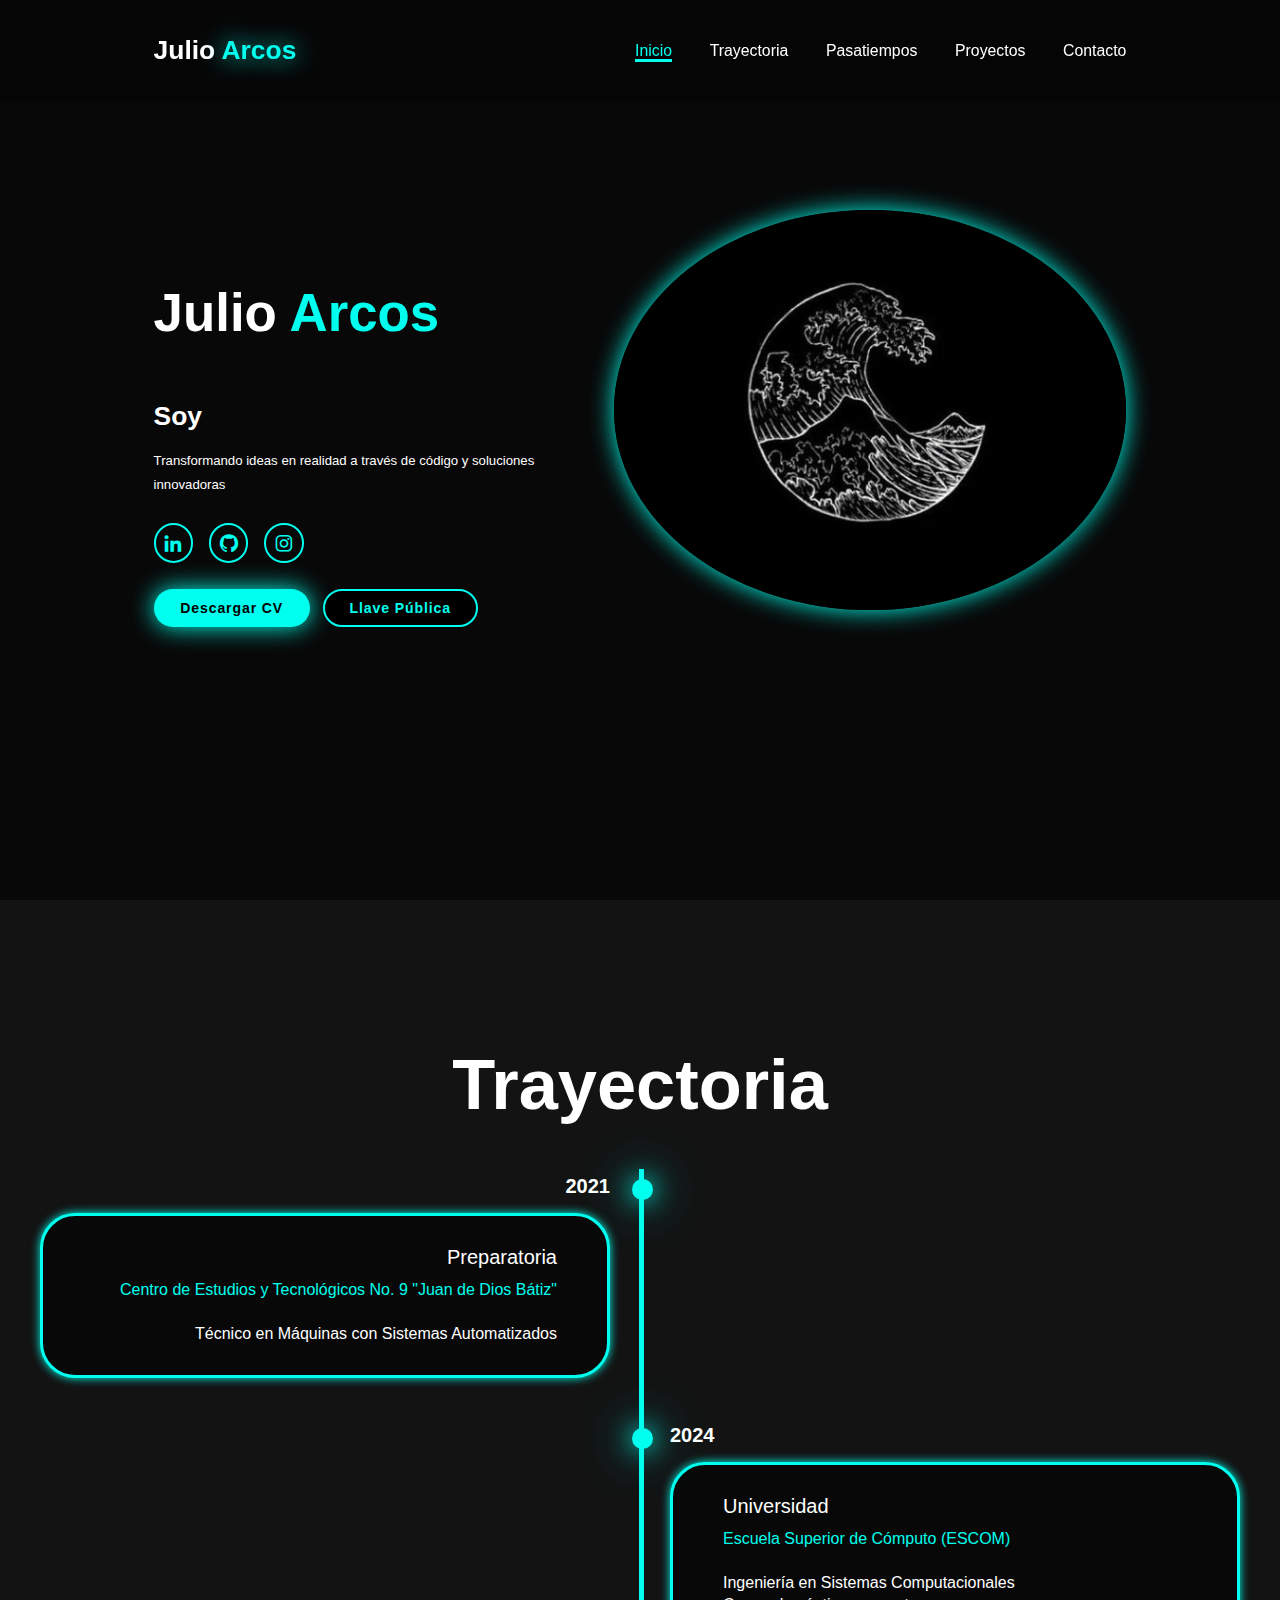
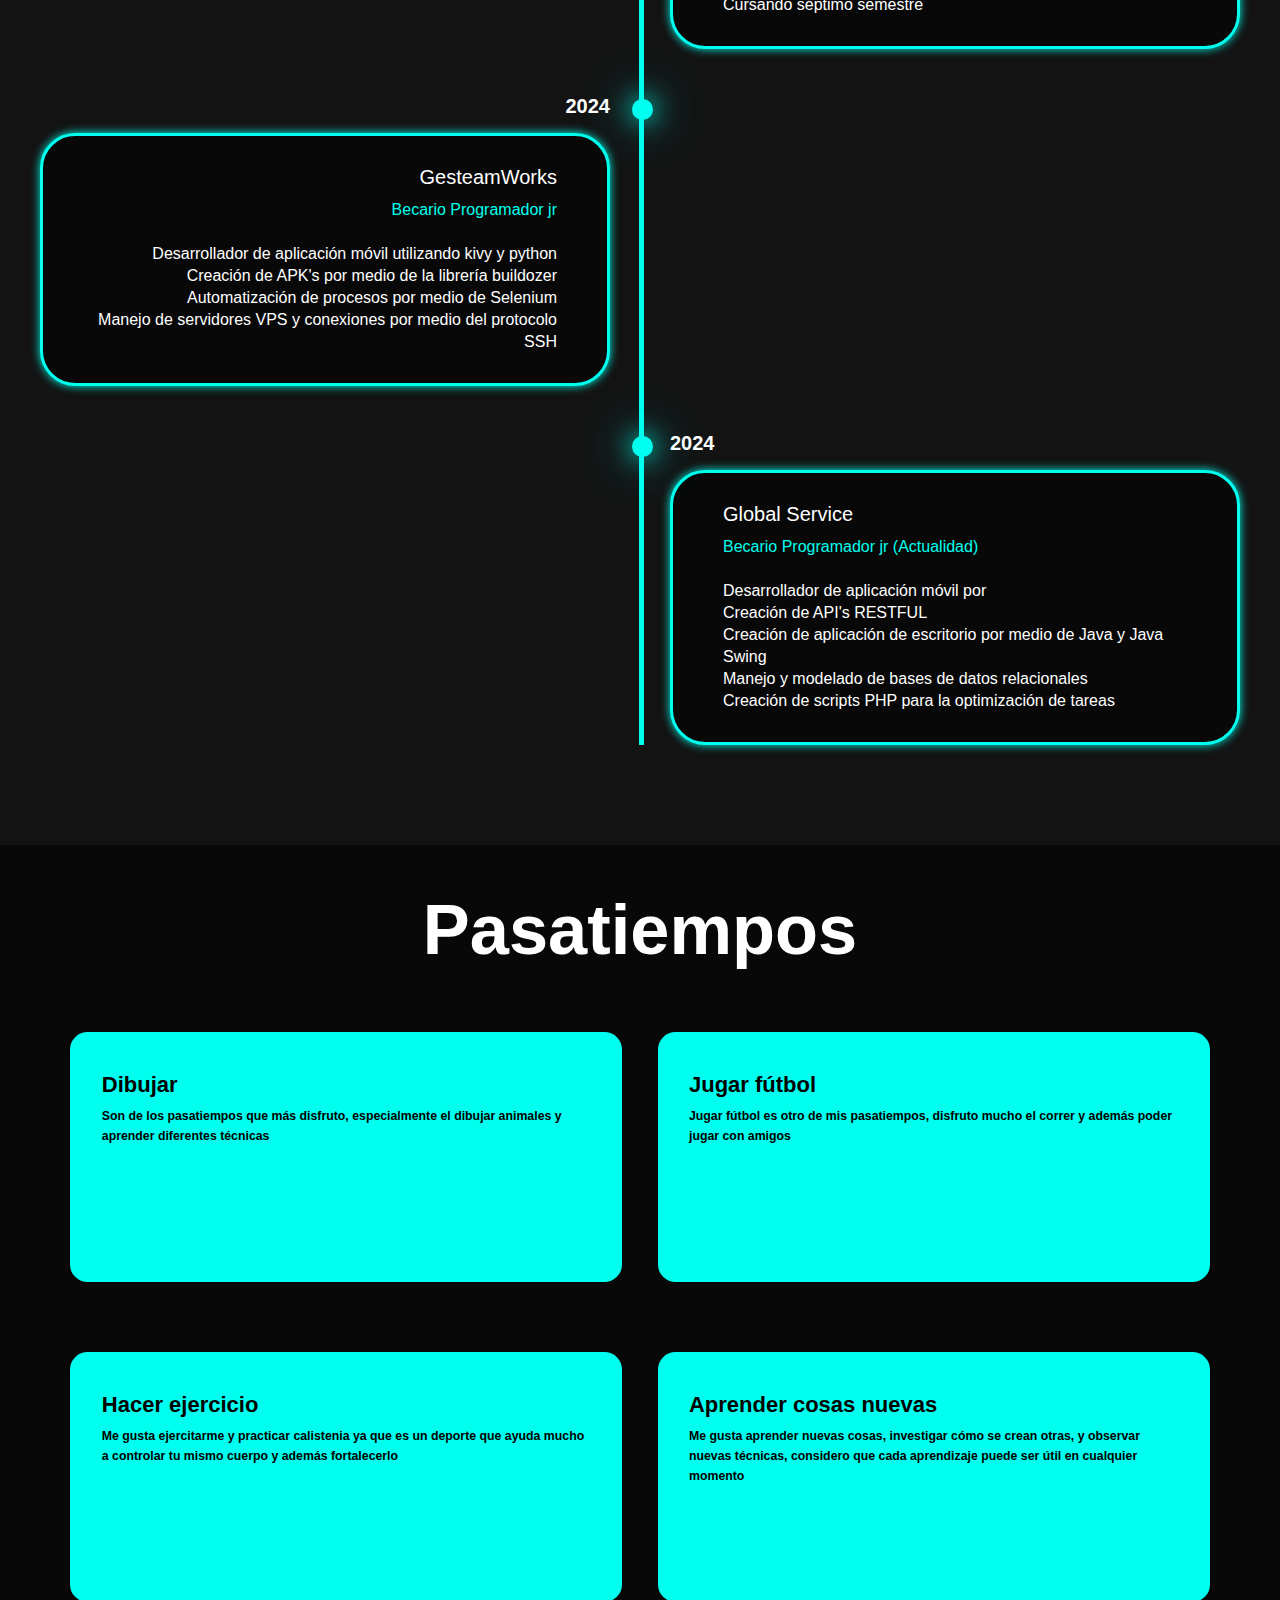
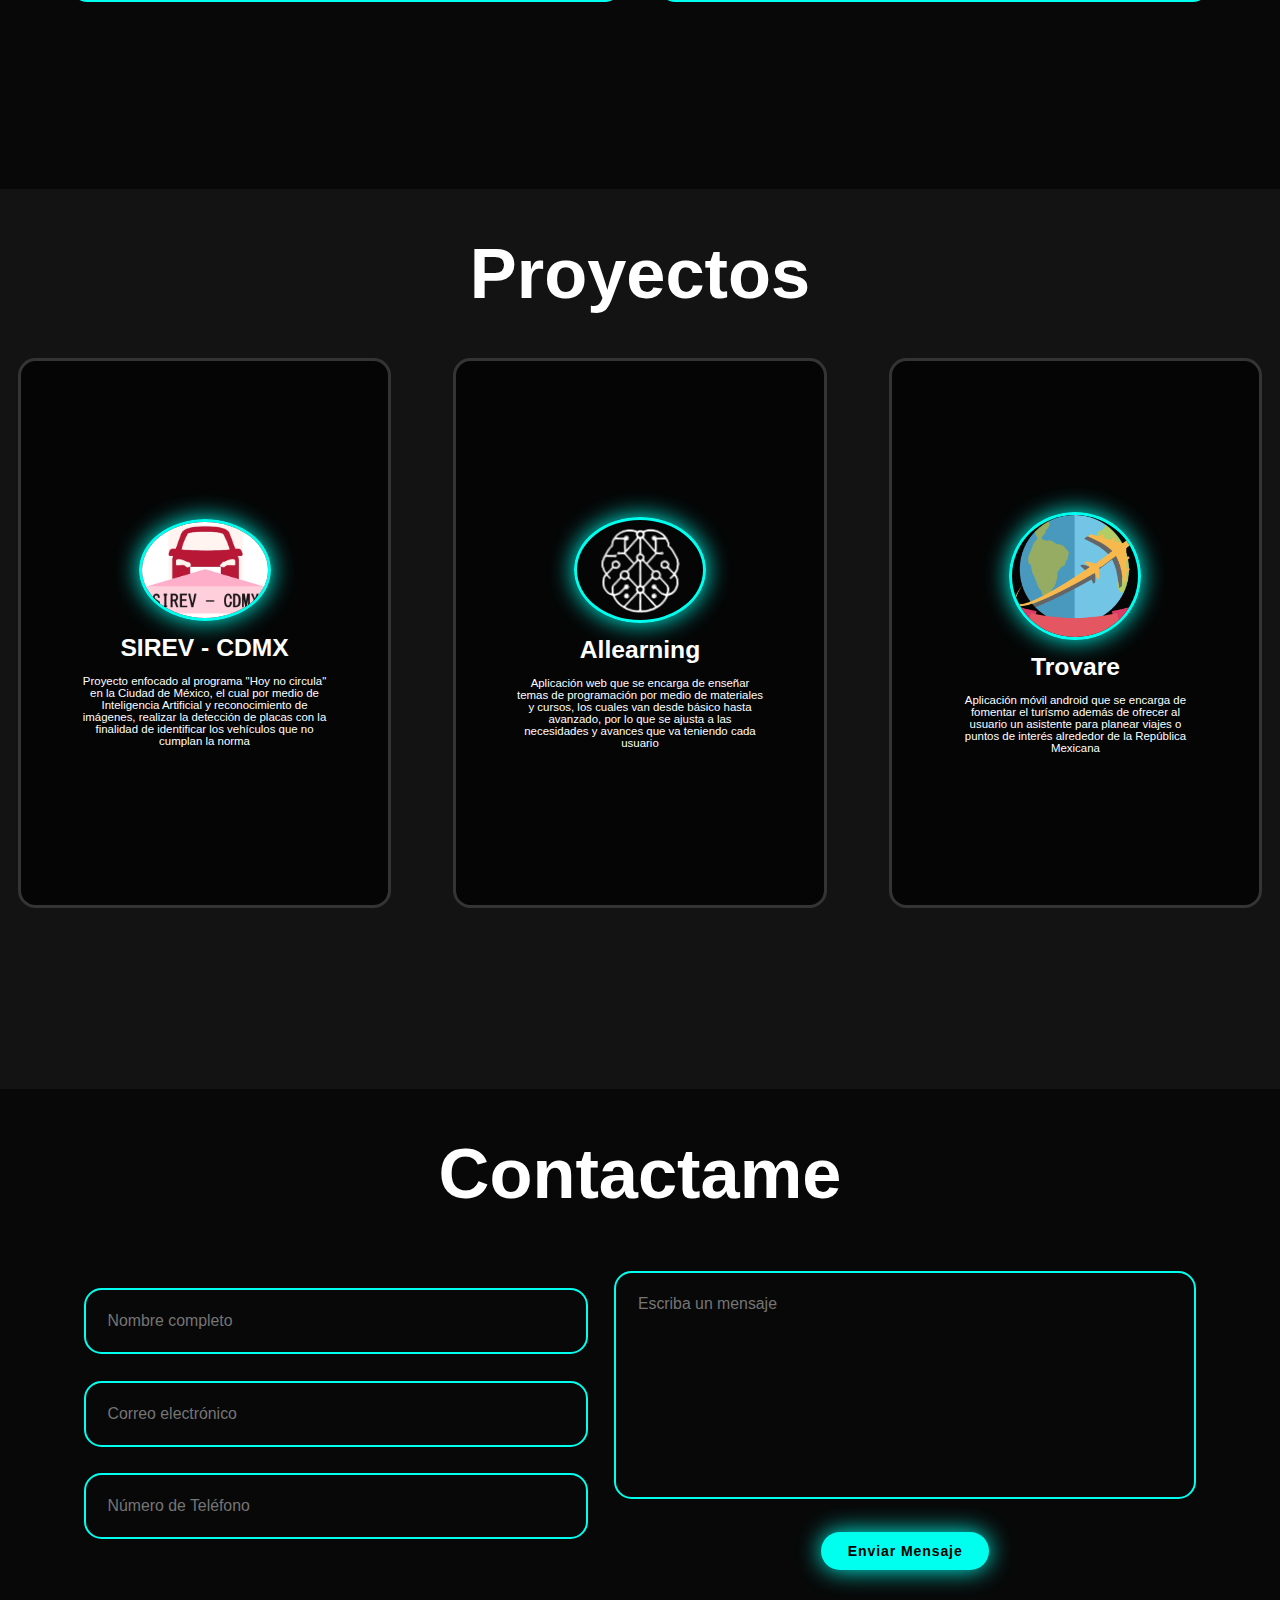
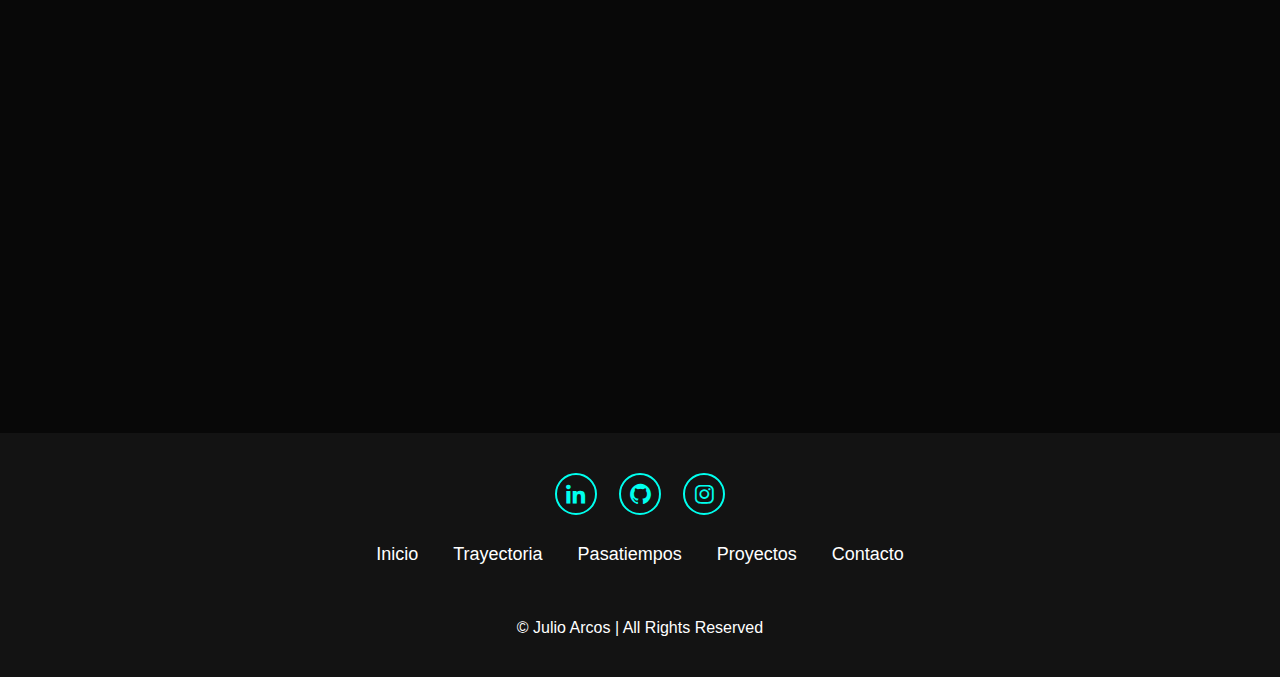
<file: public/index.html>
<!DOCTYPE html>
<html lang="en">
  <head>
    <meta charset="UTF-8" />
    <meta name="viewport" content="width=device-width, initial-scale=1.0" />
    <title>Personal Web</title>
    <link rel="stylesheet" href="/public/css/style.css" />
    <link
      href="https://unpkg.com/boxicons@2.1.4/css/boxicons.min.css"
      rel="stylesheet"
    />
  </head>
  <body>
    <header class="header">
      <a href="#home" class="logo">Julio <span>Arcos</span></a>

      <i class="bx bx-menu" id="menu-icon"></i>

      <nav class="navbar">
        <a href="#home" class="active">Inicio</a>
        <a href="#education">Trayectoria</a>
        <a href="#services">Pasatiempos</a>
        <a href="#testimonials">Proyectos</a>
        <a href="#contact">Contacto</a>
      </nav>
    </header>

    <section class="home" id="home">
      <div class="home-content">
        <h1>Julio <span>Arcos</span></h1>
        <h3 class="text-animation">Soy <span></span></h3>
        <p>
          Transformando ideas en realidad a través de código y soluciones innovadoras
        </p>

        <div class="social-icons">
          <a href="#"><i class="bx bxl-linkedin"></i></a>

          <a href="#"><i class="bx bxl-github"></i></a>

          <a href="#"><i class="bx bxl-instagram"></i></a>
        </div>

        <div class="btn-group">
          <a href="#" class="btn">Descargar CV</a>
          <a href="#" class="btn">Llave Pública</a>
        </div>
      </div>

      <div class="home-img">
        <img src="/public/images/logo_4.jpg" alt="" />
      </div>
    </section>

    <section class="education" id="education">
      <h2 class="heading">Trayectoria</h2>

      <div class="timeline-items">
        <div class="timeline-item">
          <div class="timeline-dot"></div>
          <div class="timeline-date">2021</div>
          <div class="timeline-content">
            <h3>Preparatoria</h3>
            <p>
              <span><b>Centro de Estudios y Tecnológicos No. 9 "Juan de Dios Bátiz"</b></span><br/><br/>
              Técnico en Máquinas con Sistemas Automatizados
            </p>
          </div>
        </div>

        <div class="timeline-item">
          <div class="timeline-dot"></div>
          <div class="timeline-date">2024</div>
          <div class="timeline-content">
            <h3>Universidad</h3>
            <p>
              <span><b>Escuela Superior de Cómputo (ESCOM)</b></span><br/><br/>
              Ingeniería en Sistemas Computacionales<br/>
              Cursando séptimo semestre
            </p>
          </div>
        </div>

        <div class="timeline-item">
          <div class="timeline-dot"></div>
          <div class="timeline-date">2024</div>
          <div class="timeline-content">
            <h3>GesteamWorks</h3>
            <p>
              <span><b>Becario Programador jr</b></span><br/><br/>
                Desarrollador de aplicación móvil utilizando kivy y python<br/>
                Creación de APK's por medio de la librería buildozer<br/>
                Automatización de procesos por medio de Selenium<br/>
                Manejo de servidores VPS y conexiones por medio del protocolo SSH<br/>
            </p>
          </div>
        </div>

        <div class="timeline-item">
          <div class="timeline-dot"></div>
          <div class="timeline-date">2024</div>
          <div class="timeline-content">
            <h3>Global Service</h3>
            <p>
              <span><b>Becario Programador jr (Actualidad)</b></span><br/><br/>
                Desarrollador de aplicación móvil por <br/>
                Creación de API's RESTFUL<br/>
                Creación de aplicación de escritorio por medio de Java y Java Swing<br/>
                Manejo y modelado de bases de datos relacionales<br/>
                Creación de scripts PHP para la optimización de tareas
            </p>
          </div>
        </div>

      </div>
    </section>

    <section class="services" id="services">
        <h2 class="heading">Pasatiempos</h2>

        <div class="services-container">

            <div class="service-box">
                <div class="service-info">
                    <h4>Dibujar</h4>
                    <p>Son de los pasatiempos que más disfruto, especialmente el dibujar animales y aprender diferentes técnicas</p>
                </div>
            </div>

            <div class="service-box">
                <div class="service-info">
                    <h4>Jugar fútbol</h4>
                    <p>Jugar fútbol es otro de mis pasatiempos, disfruto mucho el correr y además poder jugar con amigos</p>
                </div>
            </div>

            <div class="service-box">
                <div class="service-info">
                    <h4>Hacer ejercicio</h4>
                    <p>Me gusta ejercitarme y practicar calistenia ya que es un deporte que ayuda mucho a controlar tu mismo cuerpo y además fortalecerlo</p>
                </div>
            </div>

            <div class="service-box">
                <div class="service-info">
                    <h4>Aprender cosas nuevas</h4>
                    <p>Me gusta aprender nuevas cosas, investigar cómo se crean otras, y observar nuevas técnicas, considero que cada aprendizaje puede ser útil en cualquier momento</p>
                </div>
            </div>

        </div>
    </section>

    <section class="testimonials" id="testimonials">
        <div class="testimonials-box">
            <h2 class="heading">Proyectos</h2>

            <div class="wrapper">

                <div class="testimonial-item">
                    <img src="/public/images/sirev.jpeg" alt="">
                    <h2>SIREV - CDMX</h2>
                  
                    <p>Proyecto enfocado al programa "Hoy no circula" en la Ciudad de México, el cual por medio de Inteligencia Artificial y reconocimiento de imágenes, realizar la detección de placas con la finalidad de identificar los vehículos que no cumplan la norma</p>
                </div>

                <div class="testimonial-item">
                    <img src="/public/images/allearning.png" alt="">
                    <h2>Allearning</h2>
            
                    <p>Aplicación web que se encarga de enseñar temas de programación por medio de materiales y cursos, los cuales van desde básico hasta avanzado, por lo que se ajusta a las necesidades y avances que va teniendo cada usuario</p>
                </div>

                <div class="testimonial-item">
                    <img src="/public/images/trovare.png" alt="">
                    <h2>Trovare</h2>
                    
                    <p>Aplicación móvil android que se encarga de fomentar el turísmo además de ofrecer al usuario un asistente para planear viajes o puntos de interés alrededor de la República Mexicana</p>
                </div>
                
            </div>

        </div>
    </section>

    <section class="contact" id="contact">
      <h2 class="heading">Contactame</h2>

      <form action="">
        <div class="input-group">

          <div class="input-box">
            <input type="text" placeholder="Nombre completo">
            <input type="email" placeholder="Correo electrónico">
          </div>

          <div class="input-box">
            <input type="text" placeholder="Número de Teléfono">
          </div>
        </div>

        <div class="input-group-2">
          <textarea name="" id="" cols="38" rows="10" placeholder="Escriba un mensaje"></textarea>
          <input type="submit" value="Enviar Mensaje" class="btn">
        </div>
      </form>
    </section>

    <footer class="footer">

      <div class="social">
        <a href="#"><i class="bx bxl-linkedin"></i></a>
          
          <a href="#"><i class="bx bxl-github"></i></a>

          <a href="#"><i class="bx bxl-instagram"></i></a>
      </div>

      <ul class="list">

        <li>
          <a href="#home">Inicio</a>
        </li>

        <li>
          <a href="#education">Trayectoria</a>
        </li>

        <li>
          <a href="#services">Pasatiempos</a>
        </li>

        
        <li>
          <a href="#testimonials">Proyectos</a>
        </li>

        
        <li>
          <a href="#contact">Contacto</a>
        </li>
      </ul>

      <p class="copyright">
        © Julio Arcos | All Rights Reserved 
      </p>

    </footer>

    <script src="/public/js/script.js"></script>
  </body>
</html>
</file>
<file: public/css/style.css>
*{
    margin: 0;
    padding: 0;
    box-sizing: border-box;
    text-decoration: none;
    border: none;
    outline: none;
    scroll-behavior: smooth;
    font-family: "Poppins",
    sans-serif;
}

:root{
    --bg-color: #080808;
    --second-bg-color: #131313;
    --text-color: white;
    --main-color: #00ffee;
}


#services {
    scroll-margin-top: 12rem; 
}

#testimonials {
    scroll-margin-top: 8rem; 
}

#contact{

    scroll-margin-top: 12rem;
}

html{

    font-size: 60%;
    overflow-x: hidden;
}

body{
    background: var(--bg-color);
    color: var(--text-color);
}

.header{
    position: fixed;
    top: 0;
    left: 0;
    width: 100%;
    padding: 4rem 12% 4rem;
    background: rgba(0, 0, 0, 0.3);
    backdrop-filter: blur(10px);
    display: flex;
    justify-content: space-between;
    align-items: center;
    z-index: 5;
}

.logo{
    font-size: 3rem;
    color: var(--text-color);
    font-weight: 800;
    cursor: pointer;
    transition: 0.3s ease;
}

.logo:hover{
    transform: scale(1.1);
}
.logo span{
    text-shadow: 0 0 25px var(--main-color);
}

.navbar a{
    font-size: 1.8rem;
    color: var(--text-color);
    margin-left: 4rem;
    font-weight: 500;
    transition: 0.3s ease;
    border-bottom: 3px solid transparent;
}

.navbar a:hover,
.navbar a.active{

    color: var(--main-color);
    border-bottom: 3px solid var(--main-color);
}

#menu-icon{
    font-size: 3.6rem;
    color: var(--main-color);
    display: none;
}

section{
    min-height: 100vh;
    padding: 1orem 12% 10rem;
}

.home {
    display: flex;
    align-items: center;
    justify-content: space-between; /* Espacio equilibrado entre imagen y texto */
    gap: 8rem; /* Ajusta la distancia entre la imagen y el texto */
    padding: 1rem 12% 10rem;
}

.home-content{
    display: flex;
    flex-direction: column;
    align-items: baseline;
    text-align: left;
    justify-content: center;
    margin-top: 3rem;
}

span{
    color: var(--main-color);
}

.logo span{
    color: var(--main-color);
}

.home-content h3{
    margin-bottom: 2rem;
    margin-top: 1rem;
    font-size: 3.5rem;
}

.home-content h1{
    font-size: 7rem;
    font-weight: 700;
    margin-top: 1.5rem;
    line-height: 3;
}

.home-img {
    display: flex;
    justify-content: center;
    align-items: center;
    border-radius: 50%;
    width: 600px; 
    height: 400px; 
}

.home-img img {
    width: 100%; 
    height: 100%; 
    object-fit: cover; 
    border-radius: 50%;
    box-shadow: 0 0 25px var(--main-color);
    cursor: pointer;
    transition: 0.4s ease-in-out;
}

.home-img img:hover{
    box-shadow: 0 0 25px var(--main-color),
                0 0 50px var(--main-color),
                0 0 100px var(--main-color);
}

.home-content p{

    font-size: 1.5rem;
    font-weight: 500;
    line-height: 1.8;
    max-width: 1000px;
}

.social-icons a{
    display: inline-flex;
    justify-content: center;
    align-items: center;
    width: 4.5rem;
    height: 4.5rem;
    background: transparent;
    border: 2px solid var(--main-color);
    font-size: 2.5rem;
    border-radius: 50%;
    color: var(--main-color);
    margin: 3rem 1.5rem 3rem 0;
    transition: 0.3s ease-in-out;
}

.social-icons a:hover{
    color: var(--text-color);
    transform: scale(1.3)translateY(-5px);
    box-shadow: 0 0 25px var(--main-color);
    background-color: var(--main-color);
}

.btn{
    display: inline-block;
    padding: 1rem 2.8rem;
    background: var(--main-color);
    box-shadow: 0 0 25px var(--main-color);
    border-radius: 4rem;
    font-size: 1.6rem;
    color: black;
    border: 2px solid transparent;
    letter-spacing: 0.1rem;
    font-weight: 600;
    transition: 0.3s ease-in-out;
    cursor: pointer;
}

.btn:hover{
    transform: scale(1.05);
    box-shadow: 0 0 50px var(--main-color);
}

.btn-group{
    display: flex;
    align-items: center;
    gap: 1.5rem;
}

.btn-group a:nth-of-type(2){
    background-color: black;
    color: var(--main-color);
    border: 2px solid var(--main-color);
    box-shadow: 0 0 25px transparent;
}

.btn-group a:nth-last-of-type(2):hover{

    box-shadow: 0 0 25px var(--main-color);
    background-color: var(--main-color);
    color: black;
}

.text-animation{

    font-size: 34px;
    font-weight: 600;
    min-width: 280px;
    white-space: nowrap;
}

.text-animation span{
    position: relative;
}

.text-animation span::before{
    content: "Web Developer";
    color: var(--main-color);
    animation: words 20s infinite;
}

.text-animation span::after{

    content: "";
    background-color: var(--bg-color);
    position: absolute;
    width: calc(100% + 8px);
    height: 100%;
    border-left: 3px solid var(--bg-color);
    right: -8px;
    animation: cursor 0.6s infinite, typing 20s steps(14) infinite;
}

@keyframes cursor{

    to{

        border-left: 2px solid var(--main-color);
    }
}

@keyframes words{
    0%,
    20%{
        content: "Fronted Designer";
    }
    21%,
    40%{
        content: "Web designer";
    }
    41%,
    60%{
        content: "UI / UX Designer";
    }
    61%,
    80%{
        content: "Web Developer";
    }
    81%,
    100%{
        content: "Software Tester";
    }
}

@keyframes typing{
    10%,
    15%,
    30%,
    35%,
    50%,
    55%,
    70%,
    75%,
    90%,
    95%{
        width: 0;
    }
    5%,
    20%,
    25%,
    40%,
    45%,
    60%,
    65%,
    80%,
    85%{
        width: calc(100% + 8px);
    }
}

.heading{

    font-size: 8rem;
    text-align: center;
    margin: 5rem 0;
}

.education{
    padding: 100px 15px;
    background: var(--second-bg-color);
}

.education h2{
    margin-bottom: 5rem;
}

.timeline-items{
    max-width: 1200px;
    margin: auto;
    display: flex;
    flex-wrap: wrap;
    position: relative;
}

.timeline-items::before{

    content: "";
    position: absolute;
    width: 5px;
    height: 100%;
    background-color: var(--main-color);
    left: calc(50% - 1px);
}

.timeline-item{
    margin-bottom: 40px;
    width: 100%;
    position: relative;
}

.timeline-item:last-child{
    margin-bottom: 0;
}

.timeline-item:nth-child(odd){

    padding-right: calc(50% + 30px);
    text-align: right;
}


.timeline-item:nth-child(even){
    padding-left: calc(50% + 30px);
}

.timeline-dot{
    
    height: 21px;
    width: 21px;
    background-color: var(--main-color);
    box-shadow: 0 0 25px var(--main-color),
                0 0 50px var(--main-color);
    position: absolute;
    left: calc(50% - 8px);
    border-radius: 50%;
    top: 10px;
}

.timeline-date{

    font-size: 20px;
    font-weight: 800;
    color: white;
    margin: 6px 0 15px;
}

.timeline-content{

    background-color: var(--bg-color);
    border: 3px solid var(--main-color);
    padding: 30px 50px;
    border-radius: 4rem;
    box-shadow: 0 0 10px var(--main-color);
    cursor: pointer;
    transition: 0.3s ease-in-out;
}

.timeline-content:hover{
    transform: scale(1.05);
    box-shadow: 0 0 25px var(--main-color);
}

.timeline-content h3{

    font-size: 20px;
    color: white;
    margin: 0 0 10px;
    font-weight: 500;
}

.timeline-content p{
    color: white;
    font-size: 16px;
    font-weight: 300;
    line-height: 22px;
}

::-webkit-scrollbar{
    width: 15px;
}

::-webkit-scrollbar-thumb{
    background-color: var(--main-color);
}

::-webkit-scrollbar-track{

    background-color: var(--bg-color);
    width: 50px;
}

.services{
    background: var(--bg-color);
    color: black;
}

.services h2{
    margin-bottom: 5rem;
    color: white;
}

.services-container {
    display: grid;
    grid-template-columns: repeat(2, 1fr); 
    gap: 4rem; 
    padding: 0 5rem; 
}

.service-box {
    background-color: var(--main-color);
    height: 250px;
    border-radius: 2rem;
    border: 5px solid transparent;
    cursor: pointer;
    transition: 0.4s ease-in-out;
    margin: 2rem 0; 
}

.service-box:hover {
    background: white;
    color: black;
    border: 5px solid var(--main-color);
    transform: scale(1.05); 
}

.service-box .service-info {
    display: flex;
    flex-direction: column;
    text-align: left;
    justify-content: left;
    align-items: baseline;
    padding: 3rem 3rem; 
}

.service-info h4 {
    font-size: 2.5rem; 
    font-weight: 800;
    line-height: 2;
}

.service-info p {
    font-size: 1.4rem; 
    font-weight: 600;
    line-height: 1.6;
    margin: auto;
}

.testimonials{
    background: var(--second-bg-color);
}

.testimonials-box{

    background-size: cover;
    display: flex;
    align-items: center;
    justify-content: center;
    flex-direction: column;
}

.testimonials .heading{
    margin-bottom: 5rem;
}

.testimonials-box img{
    width: 15rem;
    border-radius: 50%;
    border: 3px solid var(--main-color);
    box-shadow: 0 0 25px var(--main-color);
}

.wrapper{
    display: grid;
    grid-template-columns: repeat(3, 1fr);
    gap: 3rem;
}

.testimonial-item{
    min-height: 550px;
    max-width: 450px;
    background: rgba(0, 0, 0, 0.7);
    border: 3px solid rgba(238, 238, 238, 0.2);
    border-radius: 2rem;
    margin: 0 2rem;
    padding: 30px 60px;
    cursor: pointer;
    display: flex;
    flex-direction: column;
    align-items: center;
    justify-content: center;
    text-align: center;
    gap: 1.5rem;
    color: white;
    transition: 0.4s ease-in-out;
}

.testimonial-item:hover{
    border: 3px solid var(--main-color);
    transform: translateY(-10px)scale(1.03);
    box-shadow: 0 0 50px var(--main-color);
}

.testimonial-item h2{
    font-size: 2.8rem;
}

.testimonial-item p{
    font-size: 1.3rem;
}

.contact{

    background-color: var(--bg-color);
}

.contact h2{
    margin-bottom: 3rem;
    color: white;
}

.contact form{

    display: flex;
    align-items: center;
    justify-content: center;
    gap: 3rem;
    margin: 5rem auto;
    text-align: center;
}

.contact form .input-box{

    display: flex;
    justify-content: center;
    flex-wrap: wrap;
}

.contact form .input-box input,
.contact form textarea{

    width: 100%;
    padding: 2.5rem;
    font-size: 1.8rem;
    color: var(--text-color);
    background: var(--bg-color);
    border-radius: 2rem;
    border: 2px solid var(--main-color);
    margin: 1.5rem 0;
    resize: none;
}

.contact form .btn{
    margin-top: 2rem;
}

.footer{
    position: relative;
    bottom: 0;
    width: 100%;
    padding: 40px 0;
    background-color: var(--second-bg-color);
}

.footer .social{

    text-align: center;
    padding-bottom: 25px;
    color: var(--main-color);
}

.footer .social a{

    font-size: 25px;
    color: var(--main-color);
    border: 2px solid var(--main-color);
    width: 42px;
    height: 42px;
    line-height: 42px;
    display: inline-block;
    text-align: center;
    border-radius: 50%;
    margin: 0 10px;
    transition: 0.3s ease-in-out;
}

.footer .social a:hover{

    transform: scale(1.2)translateY(-10px);
    background-color: var(--main-color);
    color: black;
    box-shadow: 0 0 25px var(--main-color);
}

.footer ul{

    margin-top: 0;
    padding: 0;
    font-size: 18px;
    line-height: 1.6;
    margin-bottom: 0;
    text-align: center;
}

.footer ul li a{
    color: white;
    border-bottom: 3px solid transparent;
    transition: 0.3s ease-in-out;
}

.footer ul li a:hover{

    border-bottom: 3px solid var(--main-color);
}

.footer ul li{

    display: inline-block;
    padding: 0 15px;
}

.footer .copyright{

    margin-top: 50px;
    text-align: center;
    font-size: 16px;
    color: white;
}

/* Pantallas medianas (max-width: 1285px) */
@media (max-width: 1285px) {
    html {
        font-size: 55%; 
    }

    .services-container {
        padding-bottom: 7rem;
        grid-template-columns: repeat(2, 1fr); 
        margin: 0 3rem; 
    }

    .home-content h1 {
        font-size: 6rem; 
    }

    .home-content h3 {
        font-size: 3rem; 
    }
}

/* Pantallas medianas a pequeñas (max-width: 991px) */
@media (max-width: 991px) {
    header {
        padding: 2rem 5%;
    }

    section {
        padding: 12rem 3% 2rem; 
    }

    .timeline-items::before {
        left: 7px;
    }

    .timeline-item:nth-child(odd) {
        padding-right: 0;
        text-align: left; 
    }

    .timeline-item:nth-child(odd),
    .timeline-item:nth-child(even) {
        padding-left: 37px; 
    }

    .timeline-dot {
        left: 0; 
    }

    .services {
        padding-bottom: 5rem; 
    }

    .testimonials .wrapper {
        grid-template-columns: repeat(1, 1fr); 
    }

    .contact form {
        flex-direction: column; 
    }

    .footer {
        padding: 2rem 5%; 
    }

    .navbar a {
        font-size: 1.6rem; 
    }
}

/* Pantallas pequeñas (max-width: 895px) */
@media (max-width: 895px) {
    #menu-icon {
        display: block;
    }

    #services {
        scroll-margin-top: 2rem; 
    }
    
    #contact{
    
        scroll-margin-top: 2rem;
    }

    .navbar {
        position: absolute;
        top: 100%;
        right: 0;
        width: 60%;
        padding: 2rem 3%;
        background: rgba(0, 0, 0, 0.9); 
        backdrop-filter: blur(15px);
        border-bottom-left-radius: 2rem;
        border-left: 2px solid var(--main-color);
        border-bottom: 2px solid var(--main-color);
        display: none;
    }

    .navbar.active {
        display: block;
    }

    .navbar a {
        display: block;
        font-size: 1.8rem; 
        margin: 2rem 0;
        color: white;
    }

    .home {
        flex-direction: column-reverse;
        margin: 3rem 3rem; 
    }

    .home-content h1 {
        font-size: 5rem; 
        margin-top: 2rem;
    }

    .home-content h3 {
        font-size: 2.5rem; 
    }

    .home-content p {
        max-width: 100%; 
        margin: 1rem auto;
    }

    .home-img img {
        width: 80vw; 
        height: auto; 
    }

    .services h2 {
        margin-bottom: 3rem;
    }

    .services-container {
        grid-template-columns: repeat(1, 1fr); 
    }
}

/* Pantallas pequeñas (max-width: 480px) */
@media (max-width: 480px) {
    .header {
        padding: 1rem 3%; 
    }

    .home-content h1 {
        font-size: 4rem; 
        margin-top: 1.5rem;
    }

    .home-content h3 {
        font-size: 2rem; 
    }

    .home-img img {
        width: 90vw; 
    }

    .services-container {
        grid-template-columns: 1fr; 
        padding-bottom: 5rem; 
    }

    .footer {
        padding: 2rem 3%; 
    }
}
</file>
